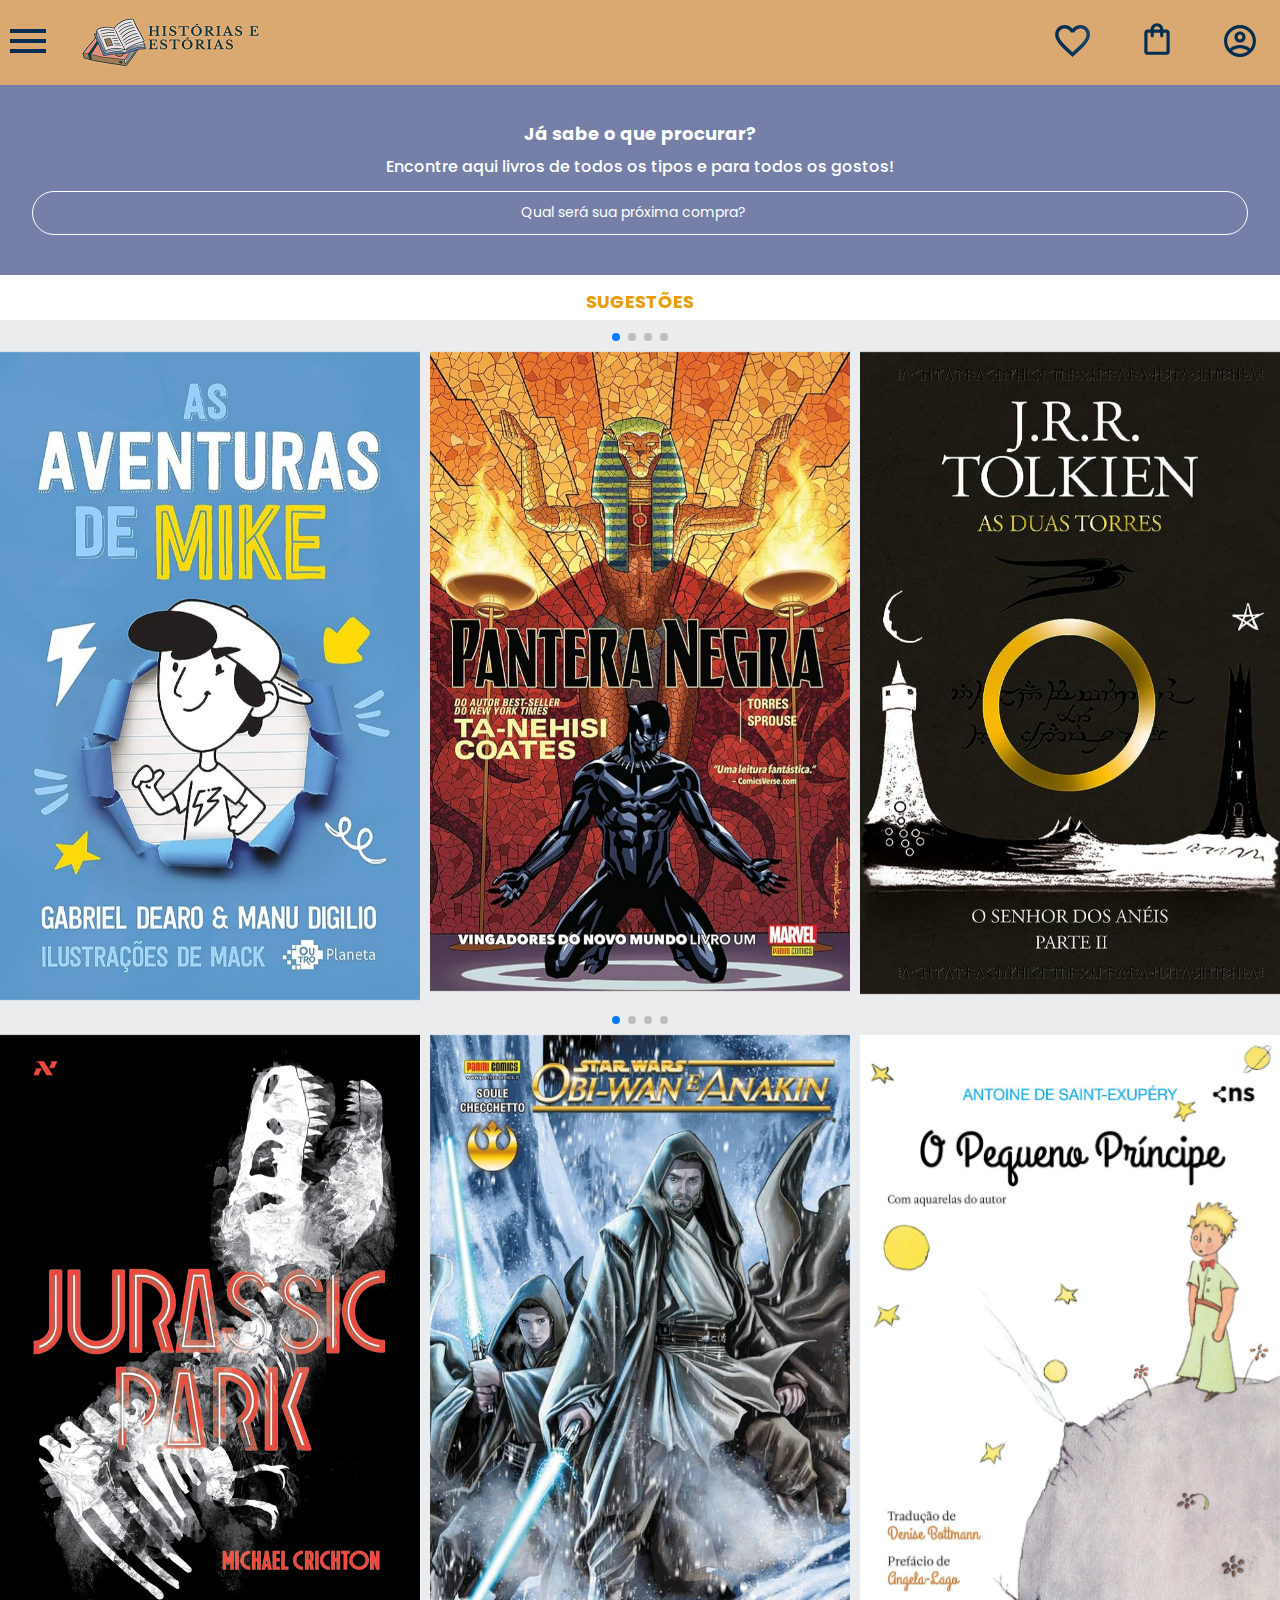
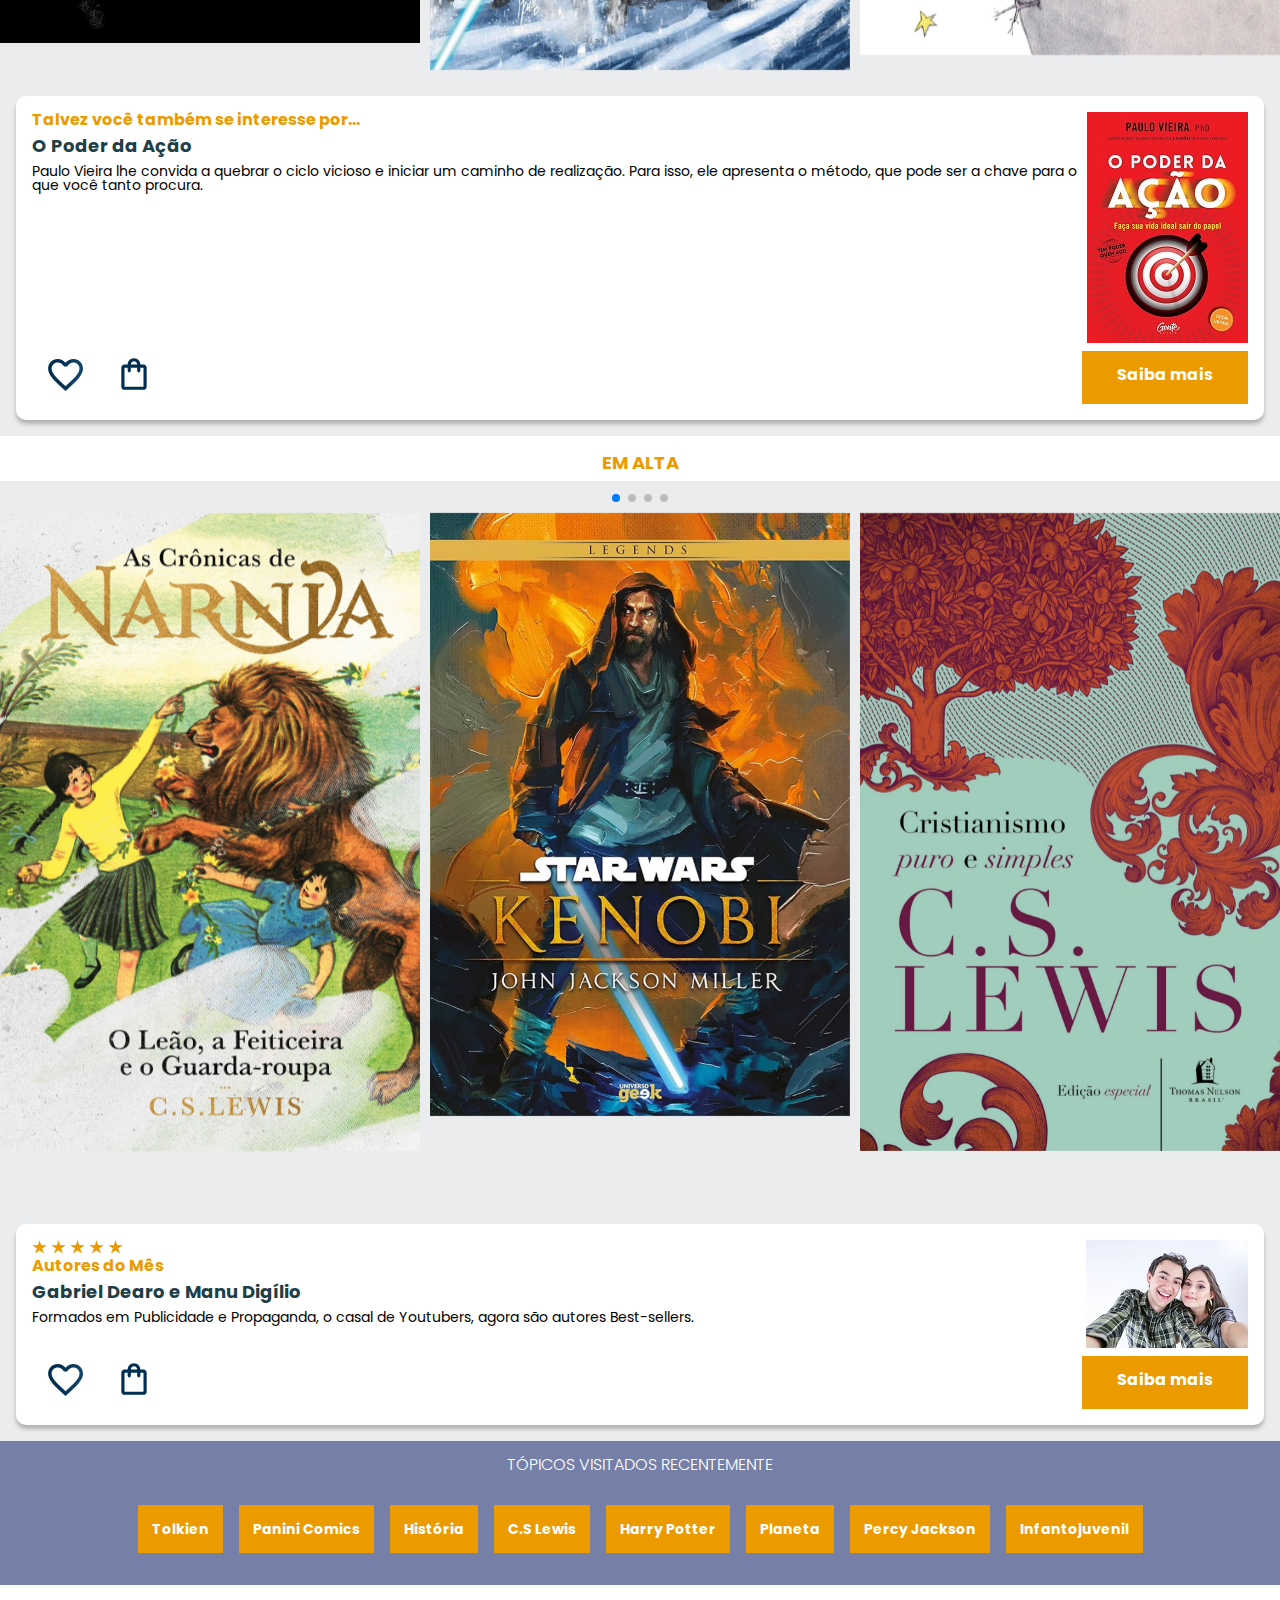
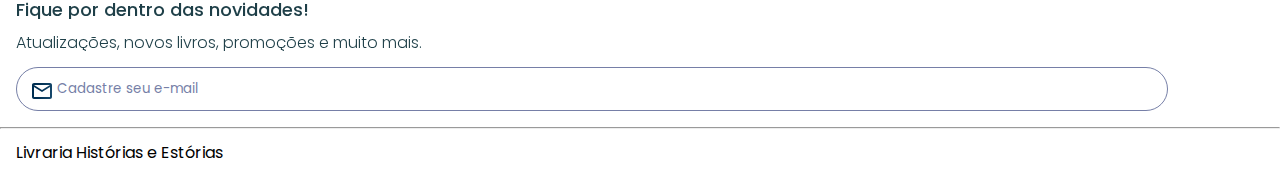
<file: Programação site-livraria/index.html>
<!DOCTYPE html>
<html>

    <head>
        <meta charset="UTF-8">
        <meta name="viewport" content="width=device-width, initial-scale=1.0">
        <title>Histórias e Estórias</title>
        <link rel="stylesheet" href="reset.css">
        <link rel="preconnect" href="https://fonts.googleapis.com">
        <link rel="preconnect" href="https://fonts.gstatic.com" crossorigin>
        <link href="https://fonts.googleapis.com/css2?family=Poppins:wght@300;400;500;700&display=swap" rel="stylesheet">
        <link rel="stylesheet" href="https://unpkg.com/swiper@8/swiper-bundle.min.css" />
        <link rel="stylesheet" href="style.css">
    </head>

<body>
    <header class="cabeçalho">
        <div class="container">
            <input type="checkbox" id="menu" class="container__botao">
            <label for="menu">
                <span class="cabeçalho__menu-hamburguer container__imagem"></span>
            </label>
            <ul class="lista-menu">
                <li class="lista-menu__titulo">Categorias</li>
                <li class="lista-menu__item">
                    <a href="#" class="lista-menu__link">Literatura brasileira</a>
                </li>
                <li class="lista-menu__item">
                    <a href="#" class="lista-menu__link">Ficção científica</a>
                </li>
                <li class="lista-menu__item">
                    <a href="#" class="lista-menu__link">Inpirados em fatos reais</a>
                </li>
                <li class="lista-menu__item">
                    <a href="#" class="lista-menu__link">Fantasia</a>
                </li>
                <li class="lista-menu__item">
                    <a href="#" class="lista-menu__link">HQs e Mangás</a>
                </li>
            </ul>
            <img src="fotos/Histórias.png" alt="Logo da Livraria" class="container__imagem">
        </div>
        <div class="container">
            <a href="#"><img src="fotos/Favoritos.svg" alt="Favoritos" class="container__imagem"></a>
            <a href="#"><img src="fotos/Compras.svg" alt="Sacola" class="container__imagem"></a>
            <a href="#"><img src="fotos/Usuário.svg" alt="Perfil" class="container__imagem"></a>
        </div>
        </header>

        <section class="banner">
            <h2 class="banner__titulo">Já sabe o que procurar?</h2>
            <p class="banner__texto">Encontre aqui livros de todos os tipos e para todos os gostos!</p>
            <input type="search" class="banner__pesquisa" placeholder="Qual será sua próxima compra?">
        </section>
        <section class="carrossel">
            <h2 class="carrossel__titulo">Sugestões</h2>
            <!-- Slider main container -->
            <div class="swiper">
                <!-- Additional required wrapper -->
                <!-- If we need pagination -->
                <div class="swiper-pagination"></div>
    
                <div class="swiper-wrapper">
                    <!-- Slides -->
                    <div class="swiper-slide"><img src="fotos/Mike.jpg" alt="As aventuras de Mike"></div>
                    <div class="swiper-slide"><img src="fotos/Pantera.jpg" alt="Pantera Negra: Vingadores do novo mundo livro um"></div>
                    <div class="swiper-slide"><img src="fotos/SDA.2.jpg" alt="As duas torres: O senhor dos anéis parte II"></div>
                    <div class="swiper-slide"><img src="fotos/Herosinho.jpg" alt="Herobrine: A lenda"></div>
                    <div class="swiper-slide"><img src="fotos/Harry.jpg" alt="Harry Potter e a pedra filosofal"></div>
                    <div class="swiper-slide"><img src="fotos/Baleia.jpg" alt="Moby Dick"></div>
                </div>
    
                <!-- If we need navigation buttons -->
                <div class="swiper-button-prev"></div>
                <div class="swiper-button-next"></div>
            </div>
            <div class="swiper">
                <!-- Additional required wrapper -->
                <!-- If we need pagination -->
                <div class="swiper-pagination"></div>
    
                <div class="swiper-wrapper">
                    <!-- Slides -->
                    <div class="swiper-slide"><img src="fotos/Jurassic.png"
                            alt="Jurassic Park"></div>
                    <div class="swiper-slide"><img src="fotos/Não.legends.jpeg"
                            alt="Obi-wan e Anakin"></div>
                    <div class="swiper-slide"><img src="fotos/PP.jpg"
                            alt="O pequeno príncipe"></div>
                    <div class="swiper-slide"><img src="fotos/Árvore.jpg" alt="Árvore e folha"></div>
                    <div class="swiper-slide"><img src="fotos/Augusto.jpg" alt="O mestre inesquecível"></div>
                    <div class="swiper-slide"><img src="fotos/Thor.jpg" alt="Thor o deus do trovão: O carniceiro dos deuses"></div>
                </div>
    
                <!-- If we need navigation buttons -->
                <div class="swiper-button-prev"></div>
                <div class="swiper-button-next"></div>
            </div>

            <div class="card">
                <!-- 1° linha -->
                <div class="card__descrição">
                    <!-- 1° coluna -->
                    <div class="descrição">
                        <h3 class="descrição__titulo">Talvez você também se interesse por...</h3>
                        <h2 class="descrição__titulo-livro">O Poder da Ação</h2>
                        <p class="descrição__texto">Paulo Vieira lhe convida a quebrar o ciclo vicioso e iniciar um caminho de realização. Para isso, ele apresenta o método, que pode ser a chave para o que você tanto procura.
                        </p>
                    </div>
                    <!-- 2° coluna -->
                    <img src="fotos/Ação.jpg" class="descrição__imagem">
                </div>

                <!-- 2° linha -->
                <div class="card__botões">
                    <!-- 1° coluna -->
                    <ul class="botões">
                        <li class="botões__item"><img src="fotos/Favoritos.svg" alt="Favoritar livro"></li>
                        <li class="botões__item"><img src="fotos/Compras.svg" alt="Adicionar na sacola"></li>
                    </ul>
                    <!-- 2° coluna -->
                    <a href="#" class="botões__ancora">Saiba mais</a>
                </div>
            </div>
        </section>
        <section class=”carrossel”>
            <h2 class="carrossel__titulo">Em alta</h2>
            <div class="swiper">
                <!-- Additional required wrapper -->
                <!-- If we need pagination -->
                <div class="swiper-pagination"></div>
    
                <div class="swiper-wrapper">
                    <!-- Slides -->
                    <div class="swiper-slide"><img src="fotos/Nárnia.jpg" alt="As crônicas de Nárnia: O leão, a feiticeira e o guarda-roupa"></div>
                    <div class="swiper-slide"><img src="fotos/Star Wars.jpg" alt="Star Wars: Kenobi"></div>
                    <div class="swiper-slide"><img src="fotos/Lewis.religião.webp" alt="Cristianismo puro e simples"></div>
                    <div class="swiper-slide"><img src="fotos/Front.jpg" alt="Nada de novo no front"></div>
                    <div class="swiper-slide"><img src="fotos/GG.jpg" alt="Guardiões da Galáxia: Imperador Quill"></div>
                    <div class="swiper-slide"><img src="fotos/Rico.Pobre.jpg" alt="Pai rico, Pai pobre"></div>
                </div>
    
                <!-- If we need navigation buttons -->
                <div class="swiper-button-prev"></div>
                <div class="swiper-button-next"></div>
            </div>

            <div class="card">
                <!-- 1º linha -->
                <div class="card__descrição">
                    <!-- 1º coluna -->
                    <div class="descrição">
                        <img src="fotos/Estrelinhas.png" alt="Avaliação 5 estrelas">
                        <h3 class="descrição__titulo">Autores do Mês</h3>
                        <h2 class="descrição__titulo-livro">Gabriel Dearo e Manu Digílio</h2>
                        <p class="descrição__texto">Formados em Publicidade e Propaganda, o casal de Youtubers, agora são autores Best-sellers.
                        </p>
                    </div>
                    <!-- 2º coluna -->
                    <img src="fotos/Manu e Dearo.jpg" class="descrição__imagem">
                </div>
    
                <!-- 2º linha -->
                <div class="card__botões">
                    <!-- 1º coluna -->
                    <ul class="botões">
                        <li class="botões__item"><img src="fotos/Favoritos.svg" alt="Favoritar livro"></li>
                        <li class="botões__item"><img src="fotos/Compras.svg" alt="Adicionar no carrinho de compras"></li>
                    </ul>
                    <!-- 2º coluna -->
                    <a href="#" class="botões__ancora">Saiba mais</a>
                </div>
            </div>
        </section>
        <section class="tópicos">
            <h2 class="tópicos__titulo">TÓPICOS VISITADOS RECENTEMENTE</h2>
            <ul class="tópicos__lista">
                <li class="tópicos__item">
                    <a href="#" class="tópicos__link">Tolkien</a>
                </li>
                <li class="tópicos__item">
                    <a href="#" class="tópicos__link">Panini Comics</a>
                </li>
                <li class="tópicos__item">
                    <a href="#" class="tópicos__link">História</a>
                </li>
                <li class="tópicos__item">
                    <a href="#" class="tópicos__link">C.S Lewis</a>
                </li>
                <li class="tópicos__item">
                    <a href="#" class="tópicos__link">Harry Potter</a>
                </li>
                <li class="tópicos__item">
                    <a href="#" class="tópicos__link">Planeta</a>
                </li>
                <li class="tópicos__item">
                    <a href="#" class="tópicos__link">Percy Jackson</a>
                </li>
                <li class="tópicos__item">
                    <a href="#" class="tópicos__link">Infantojuvenil</a>
                </li>
            </ul>
        </section>
        <section class="contato">
            <h2 class="contato__titulo">Fique por dentro das novidades!</h2>
            <p class="contato__texto">Atualizações, novos livros, promoções e muito mais.</p>
            <input type="email" placeholder="Cadastre seu e-mail" class="contato__email">
        </section>

        <hr/>
        <footer class="rodapé">
            <h2 class="rodapé__titulo">Livraria Histórias e Estórias</h2>
        </footer>

        <script src="https://unpkg.com/swiper@8/swiper-bundle.min.js"></script>
        <script>
            const swiper = new Swiper('.swiper', {
            spaceBetween: 10,
            slidesPerView: 3,
            pagination: {
                el: '.swiper-pagination',
                type: 'bullets',
            },
        });
        </script>
    </body>

</html>
</file>
<file: Programação site-livraria/style.css>
@import url("styles/header.css");
@import url(styles/banner.css);
@import url(styles/carrossel.css);
@import url(styles/topicos.css);
@import url(styles/contato.css);
@import url(styles/rodape.css);

:root {
    --cor-de-fundo: #EBECEE;
    --claro: #E5DAD8;
    --branco: #FFFFFF;
    --cabecalho: #DAA972;
    --marrom: #9F7A51;
    --laranja: #EB9B00;
    --quase-laranja: #E48D7A;
    --preto: #000000;
    --pretozul: #1E3F48;
    --cinzul: #767FA7;
    --fonte-principal: "Poppins";

}

body {
    background-color: var(--cor-de-fundo);
    font-family: var(--fonte-principal);
    font-size: 16px;
    font-weight: 400;
}
</file>
